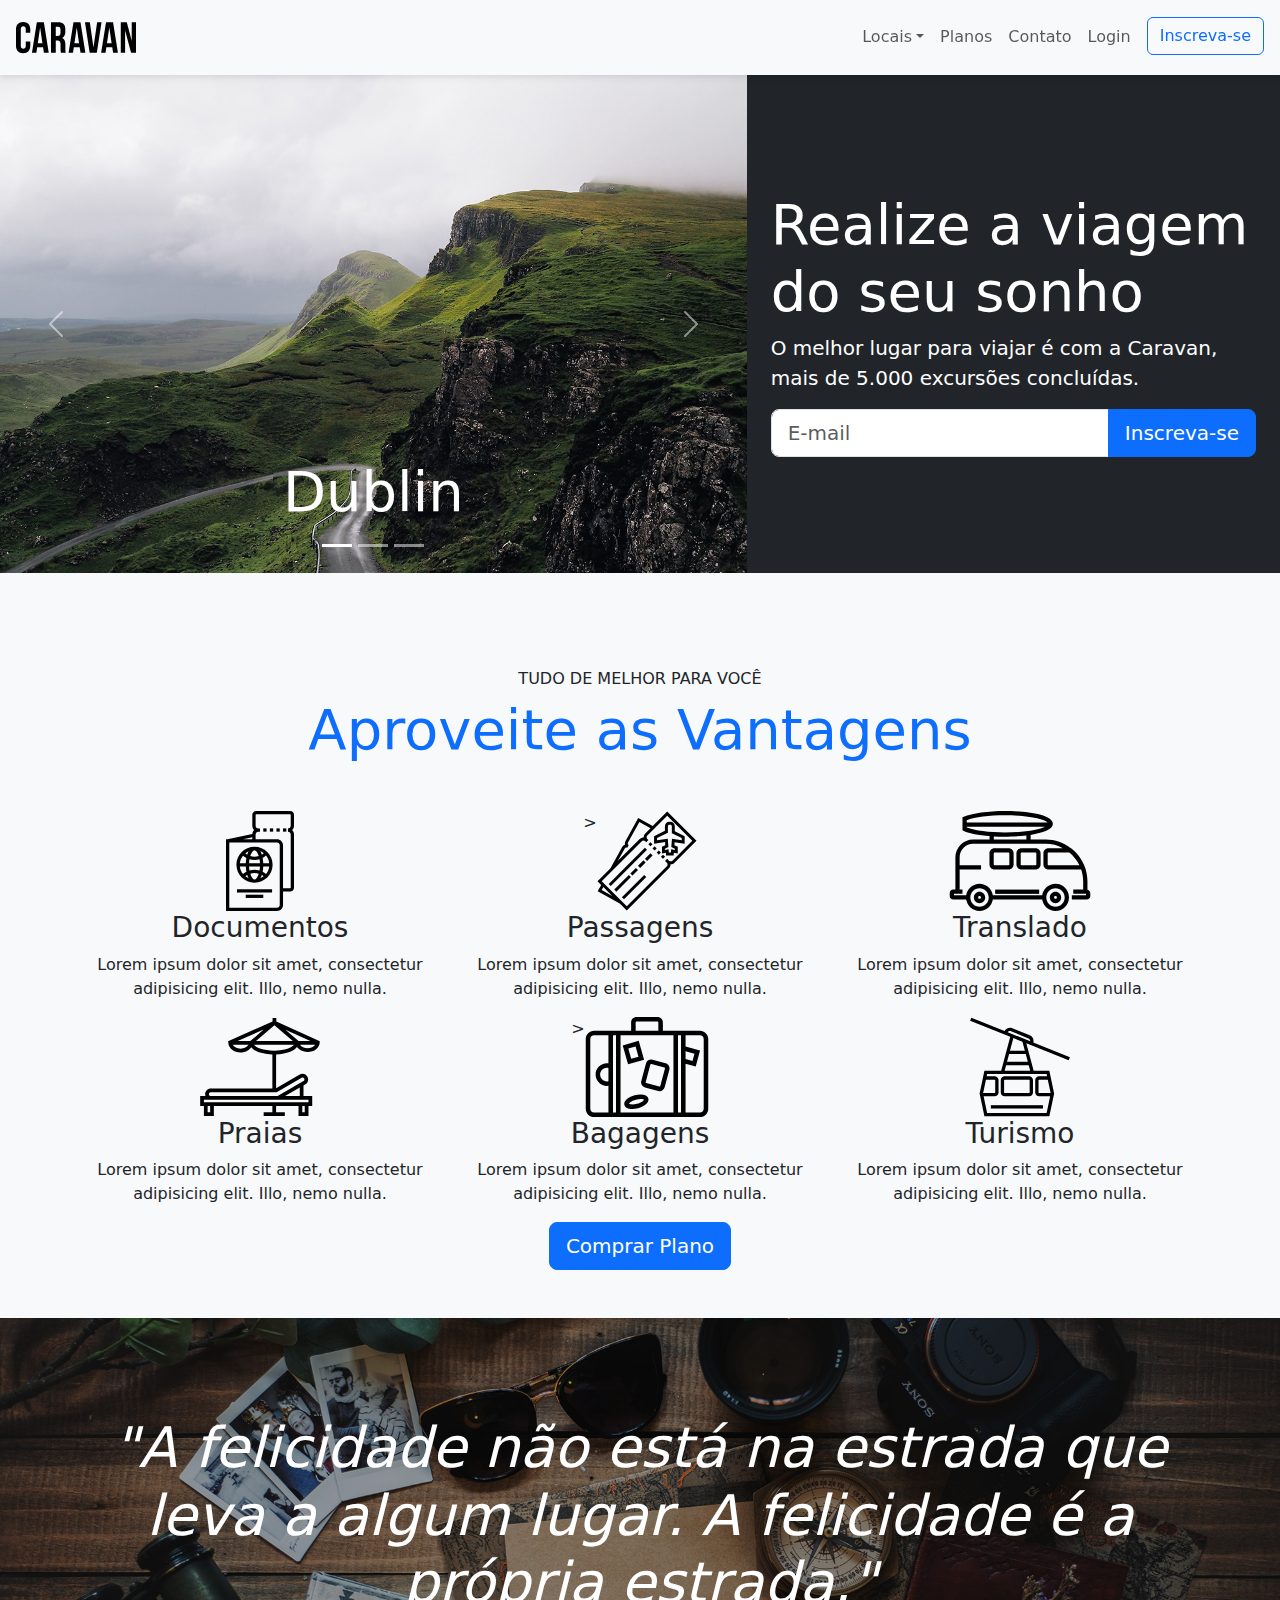
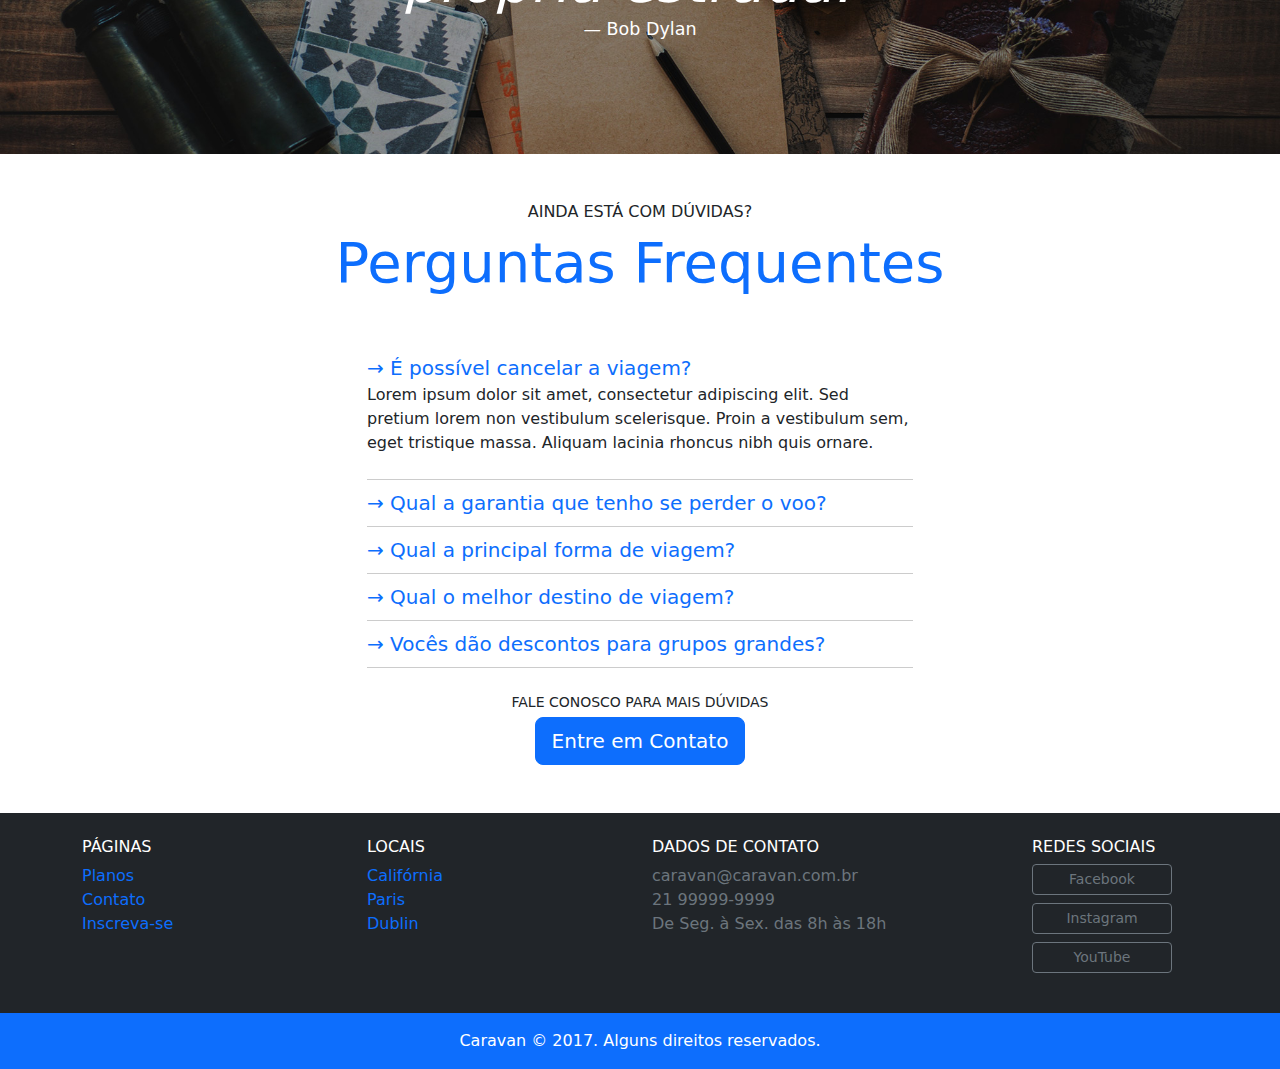
<file: index.html>
<!DOCTYPE html>
<html lang="pt-br">

<head>
  <meta charset="UTF-8">
  <meta name="viewport" content="width=device-width, initial-scale=1.0">
  <link rel="stylesheet" href="./css/bootstrap.css">
  <link rel="stylesheet" href="./css/style.css">
  <title>Caravan</title>
</head>

<body>
  <!--ABRE MODAL-->
  <div class="modal fade" id="modalLogin" tabindex="-1" aria-labelledby="exampleModalLabel" aria-hidden="true">
    <div class="modal-dialog">
      <div class="modal-content">
        <div class="modal-header">
          <h1 class="modal-title fs-5" id="exampleModalLabel">Entre na sua Conta</h1>
          <button type="button" class="btn-close" data-bs-dismiss="modal" aria-label="Close"></button>
        </div>
        <div class="modal-body">
          <form>
            <div class="mb-3">
              <label for="InputEmail" class="form-label">Email</label>
              <input type="email" class="form-control" id="InputEmail" aria-describedby="emailAjuda">
            </div>
            <div class="mb-3">
              <label for="InputSenha" class="form-label">Senha</label>
              <input type="password" class="form-control" id="InputSenha">
            </div>
            <button type="submit" class="btn btn-primary">Entrar na Conta</button>
            <div class="form-text">Esqueceu a senha? <a class="text-decoration-none" href="#">Clique aqui.</a></div>
          </form>
        </div>
      </div>
    </div>
  </div>
  <!--FECHA MODAL-->

  <nav class="navbar navbar-expand-md navbar-light bg-light fixed-top p-3 box-shadow">
    <a href="/index.html" class="navbar-brand"><img src="./img/caravan.svg" alt="Caravan"></a>

    <button class="navbar-toggler" type="button" data-bs-toggle="collapse" data-bs-target="#navbarSupportedContent" aria-controls="navbarSupportedContent" aria-expanded="false" aria-label="Abrir Navegação">
      <span class="navbar-toggler-icon"></span>
    </button>

    <div class="collapse navbar-collapse" id="navbarSupportedContent">
      <ul class="navbar-nav ms-auto">
        <li class="nav-item dropdown">
          <a class="nav-link dropdown-toggle" data-bs-toggle="dropdown" aria-expanded="false">Locais</a>
          <div class="dropdown-menu">
            <a class="dropdown-item" href="local.html">Califórnia</a>
            <a class="dropdown-item" href="local.html">Paris</a>
            <a class="dropdown-item" href="local.html">Dublin</a>
          </div>
        </li>
        <li class="nav-item"><a class="nav-link" href="planos.html">Planos</a></li>
        <li class="nav-item"><a class="nav-link" href="contato.html">Contato</a></li>
        <li class="nav-item"><a class="nav-link" href="#" data-bs-toggle="modal" data-bs-target="#modalLogin">Login</a></li>
        <li class="nav-item"><a class="btn btn-outline-primary ms-md-2" href="inscricao.html">Inscreva-se</a></li>
      </ul>
    </div>
  </nav>

  <section class="container-fluid">
    <div class="row bg-dark text-white">
      <div class="col-lg-7 p-0">
        <div id="carouselCidades" class="carousel slide">
          <div class="carousel-indicators">
            <button type="button" data-bs-target="#carouselCidades" data-bs-slide-to="0" class="active" aria-current="true" aria-label="Slide 1"></button>
            <button type="button" data-bs-target="#carouselCidades" data-bs-slide-to="1" aria-label="Slide 2"></button>
            <button type="button" data-bs-target="#carouselCidades" data-bs-slide-to="2" aria-label="Slide 3"></button>
          </div>
          <div class="carousel-inner">
            <div class="carousel-item active">
              <img src="/img/dublin.jpg" class="d-block w-100" alt="Dublin">
              <div class="carousel-caption">
                <h3 class="display-4">Dublin</h3>
              </div>
            </div>
            <div class="carousel-item">
              <img src="/img/california.jpg" class="d-block w-100" alt="Califórnia">
              <div class="carousel-caption">
                <h3 class="display-4">Califórnia</h3>
              </div>
            </div>
            <div class="carousel-item">
              <img src="/img/paris.jpg" class="d-block w-100" alt="Paris">
              <div class="carousel-caption">
                <h3 class="display-4">Paris</h3>
              </div>
            </div>
          </div>
          <button class="carousel-control-prev" type="button" data-bs-target="#carouselCidades" data-bs-slide="prev">
            <span class="carousel-control-prev-icon" aria-hidden="true"></span>
            <span class="visually-hidden">Anterior</span>
          </button>
          <button class="carousel-control-next" type="button" data-bs-target="#carouselCidades" data-bs-slide="next">
            <span class="carousel-control-next-icon" aria-hidden="true"></span>
            <span class="visually-hidden">Próximo</span>
          </button>
        </div>

      </div>
      <div class="col-lg-5 p-4 align-self-center">
        <h1 class="display-4">Realize a viagem do seu sonho</h1>
        <p class="lead">O melhor lugar para viajar é com a Caravan, mais de 5.000 excursões concluídas.</p>
        <form action="">
          <div class="input-group input-group-lg">
            <input type="text" class="form-control" placeholder="E-mail" aria-label="E-mail" aria-describedby="button-addon2">
            <button class="btn btn-primary" type="button" id="button-addon2">Inscreva-se</button>
          </div>
        </form>
      </div>
    </div>
  </section>

  <section class="py-5 bg-light text-center">
    <div class="container">
      <div class="my-5">
        <span class="h6 d-block">TUDO DE MELHOR PARA VOCÊ</span>
        <h2 class="display-4 text-primary">Aproveite as Vantagens</h2>
      </div>
      <div class="row">
        <div class="col-xl-4 col-md-6">
          <div class="d-flex justify-content-center">
            <img style="height: 100px;" src="img/icones/passaporte.svg" alt="Documentos">
          </div>
          <h3>Documentos</h3>
          <p>Lorem ipsum dolor sit amet, consectetur adipisicing elit. Illo, nemo nulla.</p>
        </div>

        <div class="col-xl-4 col-md-6">
          <div class="d-flex justify-content-center">>
            <img style="height: 100px;" src="img/icones/passagens.svg" alt="Passagens">
          </div>
          <h3>Passagens</h3>
          <p>Lorem ipsum dolor sit amet, consectetur adipisicing elit. Illo, nemo nulla.</p>
        </div>

        <div class="col-xl-4 col-md-6">
          <div class="d-flex justify-content-center">
            <img style="height: 100px;" src="img/icones/translado.svg" alt="Translado">
          </div>
          <h3>Translado</h3>
          <p>Lorem ipsum dolor sit amet, consectetur adipisicing elit. Illo, nemo nulla.</p>
        </div>

        <div class="col-xl-4 col-md-6">
          <div class="d-flex justify-content-center">
            <img style="height: 100px;" src="img/icones/praias.svg" alt="Praias">
          </div>
          <h3>Praias</h3>
          <p>Lorem ipsum dolor sit amet, consectetur adipisicing elit. Illo, nemo nulla.</p>
        </div>

        <div class="col-xl-4 col-md-6">
          <div class="d-flex justify-content-center">>
            <img style="height: 100px;" src="img/icones/bagagens.svg" alt="Bagagens">
          </div>
          <h3>Bagagens</h3>
          <p>Lorem ipsum dolor sit amet, consectetur adipisicing elit. Illo, nemo nulla.</p>
        </div>

        <div class="col-xl-4 col-md-6">
          <div class="d-flex justify-content-center">
            <img style="height: 100px;" src="img/icones/turismo.svg" alt="Turismo">
          </div>
          <h3>Turismo</h3>
          <p>Lorem ipsum dolor sit amet, consectetur adipisicing elit. Illo, nemo nulla.</p>
        </div>
      </div>
      <a class="btn btn-primary btn-lg" href="planos.html">Comprar Plano</a>
    </div>
  </section>

  <section id="blockquote-image" class="p-md-5">
    <blockquote class="text-center blockquote text-white p-md-5 p-3">
      <p class="display-4"><em>"A felicidade não está na estrada que leva a algum lugar. A felicidade é a própria estrada."</em></p>
      <figcaption class="blockquote-footer text-white">Bob Dylan</figcaption>
    </blockquote>
  </section>

  <section class="container">
    <div class="my-5 text-center">
      <span class="h6 d-block">AINDA ESTÁ COM DÚVIDAS?</span>
      <h2 class="display-4 text-primary">Perguntas Frequentes</h2>
    </div>

    <div class="row justify-content-center">
      <div class="col-md-6" id="perguntasFrequentes">
        <div class="pergunta py-2">
          <a class="lead" data-bs-toggle="collapse" href="#pergunta1" aria-expanded="true" aria-controls="pergunta1">→ É possível cancelar a viagem?</a>
          <div id="pergunta1" class="collapse show" data-bs-parent="#perguntasFrequentes" role="tabpanel">
            <p>Lorem ipsum dolor sit amet, consectetur adipiscing elit. Sed pretium lorem non vestibulum scelerisque. Proin a vestibulum sem, eget tristique massa. Aliquam lacinia rhoncus nibh quis ornare.</p>
          </div>
        </div>

        <div class="pergunta py-2">
          <a class="lead" data-bs-toggle="collapse" href="#pergunta2" aria-expanded="true" aria-controls="pergunta2">→ Qual a garantia que tenho se perder o voo?</a>
          <div id="pergunta2" class="collapse" data-bs-parent="#perguntasFrequentes" role="tabpanel">
            <p>Lorem ipsum dolor sit amet, consectetur adipiscing elit. Sed pretium lorem non vestibulum scelerisque. Proin a vestibulum sem, eget tristique massa. Aliquam lacinia rhoncus nibh quis ornare.</p>
          </div>
        </div>

        <div class="pergunta py-2">
          <a class="lead" data-bs-toggle="collapse" href="#pergunta3" aria-expanded="true" aria-controls="pergunta3">→ Qual a principal forma de viagem?</a>
          <div id="pergunta3" class="collapse" data-bs-parent="#perguntasFrequentes" role="tabpanel">
            <p>Lorem ipsum dolor sit amet, consectetur adipiscing elit. Sed pretium lorem non vestibulum scelerisque. Proin a vestibulum sem, eget tristique massa. Aliquam lacinia rhoncus nibh quis ornare.</p>
          </div>
        </div>

        <div class="pergunta py-2">
          <a class="lead" data-bs-toggle="collapse" href="#pergunta4" aria-expanded="true" aria-controls="pergunta4">→ Qual o melhor destino de viagem?</a>
          <div id="pergunta4" class="collapse" data-bs-parent="#perguntasFrequentes" role="tabpanel">
            <p>Lorem ipsum dolor sit amet, consectetur adipiscing elit. Sed pretium lorem non vestibulum scelerisque. Proin a vestibulum sem, eget tristique massa. Aliquam lacinia rhoncus nibh quis ornare.</p>
          </div>
        </div>

        <div class="pergunta py-2">
          <a class="lead" data-bs-toggle="collapse" href="#pergunta5" aria-expanded="true" aria-controls="pergunta5">→ Vocês dão descontos para grupos grandes?</a>
          <div id="pergunta5" class="collapse" data-bs-parent="#perguntasFrequentes" role="tabpanel">
            <p>Lorem ipsum dolor sit amet, consectetur adipiscing elit. Sed pretium lorem non vestibulum scelerisque. Proin a vestibulum sem, eget tristique massa. Aliquam lacinia rhoncus nibh quis ornare.</p>
          </div>
        </div>
      </div>
    </div>

    <div class="text-center my-4">
      <p class="small m-1">FALE CONOSCO PARA MAIS DÚVIDAS</p>
      <a class="btn btn-primary btn-lg" href="contato.html">Entre em Contato</a>
    </div>
  </section>

  <footer class="bg-dark text-white mt-5">
    <div class="container py-4">
      <div class="row">
        <div class="col-md-3 col-6">
          <h4 class="h6">PÁGINAS</h4>
          <ul class="list-unstyled">
            <li><a href="planos.html">Planos</a></li>
            <li><a href="contato.html">Contato</a></li>
            <li><a href="inscricao.html">Inscreva-se</a></li>
          </ul>
        </div>

        <div class="col-md-3 col-6">
          <h4 class="h6">LOCAIS</h4>
          <ul class="list-unstyled">
            <li><a href="local.html">Califórnia</a></li>
            <li><a href="local.html">Paris</a></li>
            <li><a href="local.html">Dublin</a></li>
          </ul>
        </div>

        <div class="col-md-4">
          <h4 class="h6">DADOS DE CONTATO</h4>
          <ul class="list-unstyled text-secondary">
            <li>caravan@caravan.com.br</li>
            <li>21 99999-9999</li>
            <li>De Seg. à Sex. das 8h às 18h</li>
          </ul>
        </div>

        <div class="col-md-2">
          <h4 class="h6">REDES SOCIAIS</h4>
          <ul class="list-unstyled">
            <li><a class="btn btn-outline-secondary btn-sm btn-block mb-2" href="#" style="width: 140px;">Facebook</a></li>
            <li><a class="btn btn-outline-secondary btn-sm btn-block mb-2" href="#" style="width: 140px;">Instagram</a></li>
            <li><a class="btn btn-outline-secondary btn-sm btn-block" href="#" style="width: 140px;">YouTube</a></li>
          </ul>
        </div>
      </div>
    </div>
    <div class="bg-primary text-center py-3">
      <p class="mb-0">Caravan © 2017. Alguns direitos reservados.</p>
    </div>
  </footer>

  <script src="./js/popper.min.js"></script>
  <script src="./js/bootstrap.min.js"></script>
</body>

</html>
</file>
<file: css/style.css>
body{
  padding-top: 75px; /*ESSE TRECHO FOI FEITO, POIS A NAV ESTÁ COM POSITION FIXED NO TOPO DA TELA, E QUALQUER CONTEÚDO QUE SEJA 
                       ESCRITO, FICA ATRÁS DA NAV E NÃO DA PARA VER. O PADDING-TOP VEIO PARA DAR UM PADDING NA PARTE DE CIMA DA TELA, ASSIM APARECE O CONTEÚDO. 75PX PORQUE O TAMANHO DO MENU TEM 75PX.*/
}

.box-shadow{
  box-shadow: 0 2px 4px 0 rgba(0, 0, 0, .05),
              0 4px 8px 0 rgba(0, 0, 0, .05);
}

#blockquote-image{
  background: url(/img/bg-quote.jpg) center center;
  background-size: cover;
}

@media (max-width: 768px){
  #blockquote-image .display-4{
    font-size: 2.5rem;
  }

  .fixed-top{
    position: relative;
  }

  body{
    padding-top: 0px;
  }
}

.pergunta a{
  text-decoration: none;
}

.pergunta{
  border-bottom: 1px solid rgba(0, 0, 0, 0.2);
}

.lista-plano li{
  padding: 16px;
}

.lista-plano li + li{
  border-top: 1px solid rgba(0, 0, 0, 0.2);
}

footer a{
  text-decoration: none;
  max-width: 140px;
}

.inscricao-label label {
  margin-bottom: 0.5rem;
  margin-top: 1.0rem;
}

.pika{
  margin-top: -21rem;
  margin-left: -1px;
}
</file>
